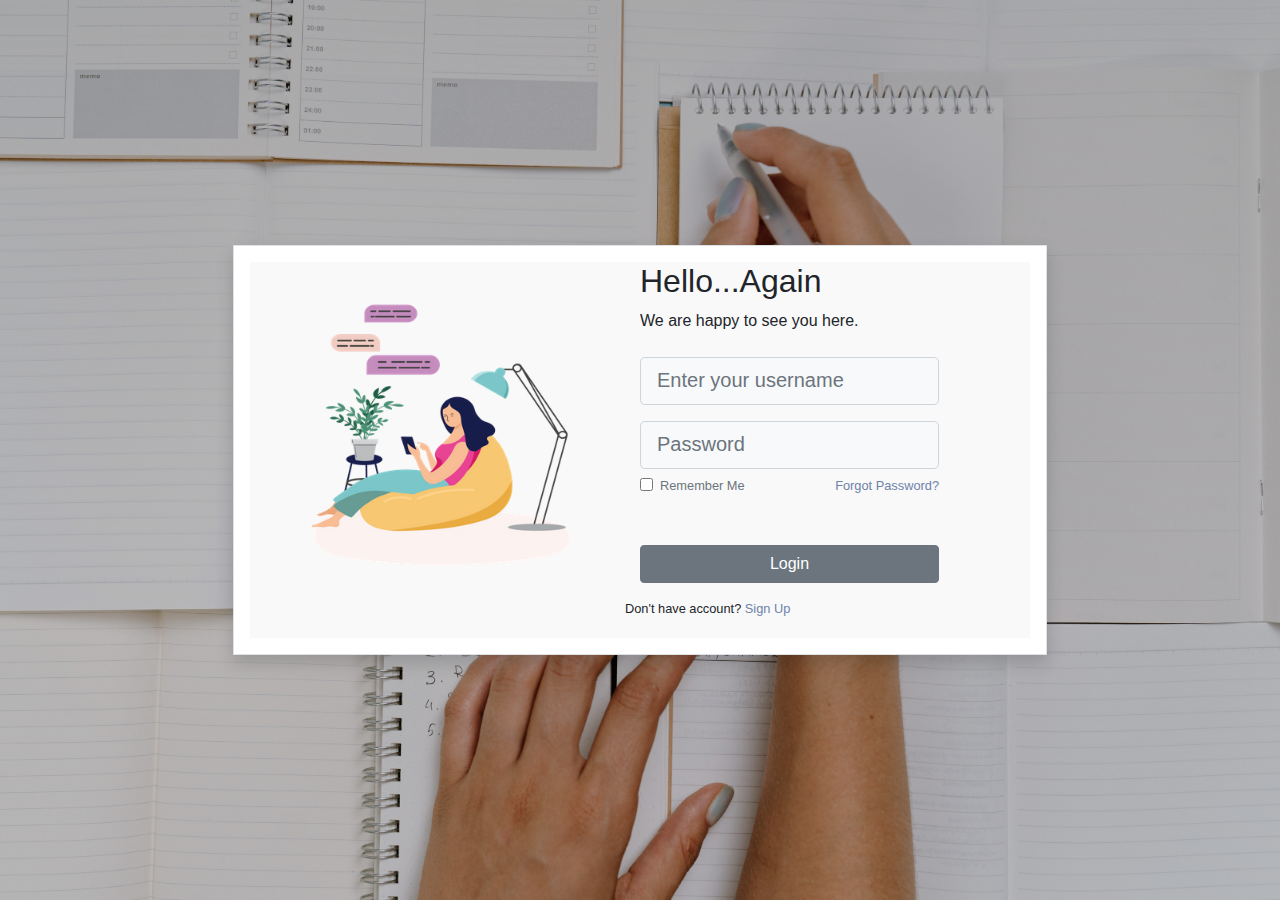
<file: index.html>
<!DOCTYPE html>
<html lang="en">
<head>
    <meta charset="UTF-8">
    <meta name="viewport" content="width=device-width, initial-scale=1.0">
    <title>ToDoList App</title>
    <!-- Add Bootstrap CSS link here -->
    <link rel="stylesheet" href="https://stackpath.bootstrapcdn.com/bootstrap/4.5.2/css/bootstrap.min.css">
    
    <link rel="stylesheet" href="style.css">
    <link rel="icon" href="data:;base64,iVBORw0KGgo=">

    
</head>
<body>
    
    <!-- Login Page Begins -->
    <div class="container d-flex justify-content-center align-items-center min-vh-100" id="login-page">
        <!-- login container -->
       <div class="row border rounded-5 p-3 bg-white shadow box-area">
    
        <div class="col-md-6 rounded-4 d-flex justify-content-center align-items-center flex-column left-box" style="background: #f9f9f9;">
           <div class="featured-image mb-3">
            <img src="Images/login.png" class="img-fluid" style="width: 100%">
           </div>
           
       </div> 
    
    
        
       <div class="col-md-6 right-box " style="background-color: #f9f9f9;">
          <div class="row align-items-center">
    
    
            <form   id="login-form" >
                <div class="header-text mb-4">
                     <h2>Hello...Again</h2>
                     <p>We are happy to see you here.</p>
                </div>
    
                <div class="input-group mb-3">
                    
                    <input type="text" id="username" class="form-control form-control-lg bg-light fs-6" placeholder="Enter your username" required >
                    
                </div>
    
                <div class="input-group mb-1">
                    <input type="password" class="form-control form-control-lg bg-light fs-6" placeholder="Password" required id="password">
                </div>
                <div class="input-group mb-5 d-flex justify-content-between">
                    <div class="form-check">
                        <input type="checkbox" class="form-check-input" id="formCheck">
                        <label for="formCheck" class="form-check-label text-secondary"><small>Remember Me</small></label>
                    </div>
                    <div class="forgot">
                        <small><a href="#" style="color: #6e82ab;">Forgot Password?</a></small>
                    </div>
                </div>
                <div class="input-group mb-3">
                    <button class=" btn btn-secondary  w-100 fs-6" type="submit"  >Login</button>
                </div>
                
                <div class="row">
                    <small >Don't have account? <a href="sign up.html" style="color:#6e82ab ;">Sign Up</a></small>
                </div>
              </form>
              </div>
       </div> 
    
      </div>
    </div>

    <!-- Login page ends here -->


    <!-- Add Bootstrap JS and jQuery if needed -->
    <script src="https://code.jquery.com/jquery-3.6.0.min.js"></script>
    <script src="https://stackpath.bootstrapcdn.com/bootstrap/4.5.2/js/bootstrap.min.js"></script>

    <!-- Include your JavaScript file -->
    <script src="validation.js"></script>
   



</body>
</html>
</file>
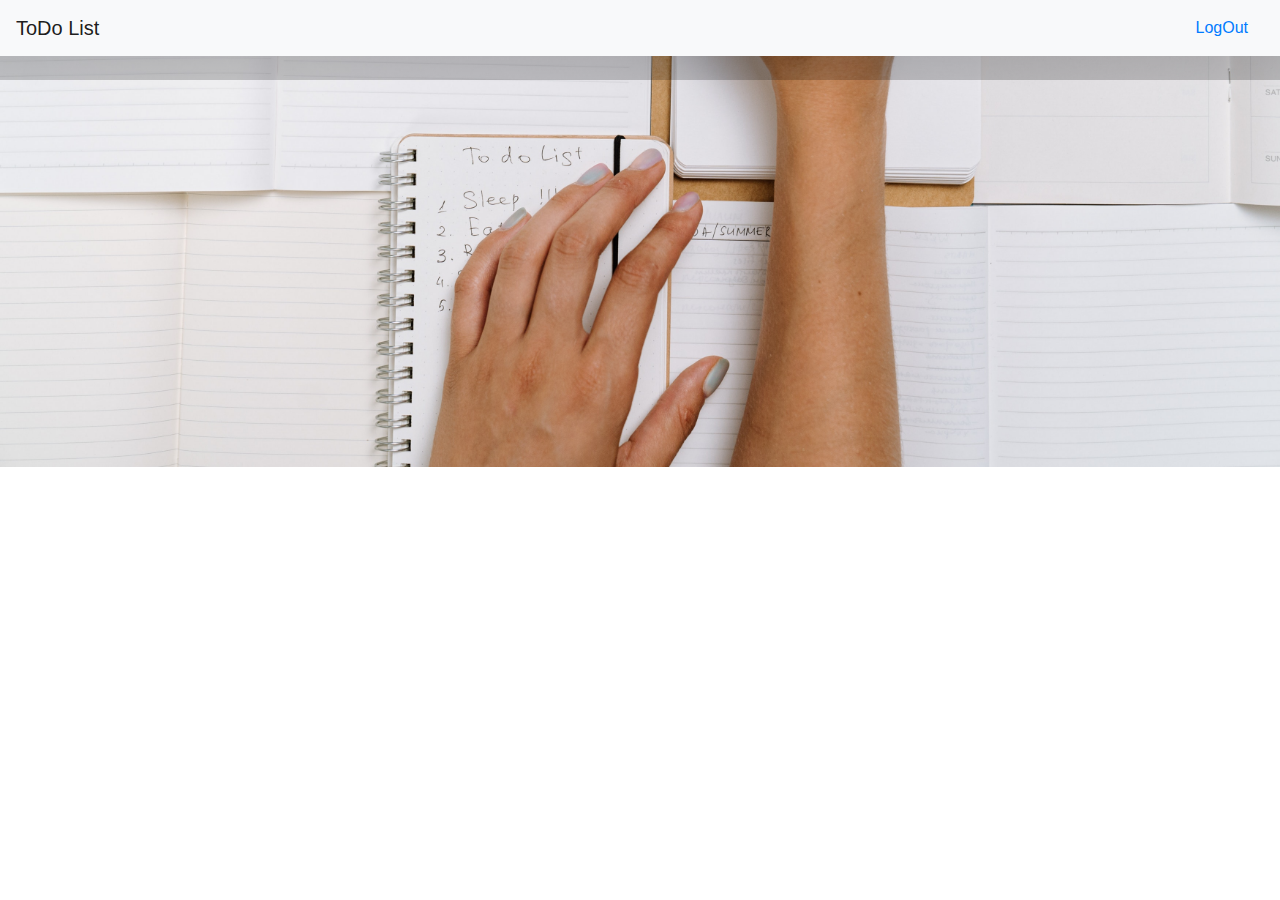
<file: main.html>
<!DOCTYPE html>
<html lang="en">
<head>
    <meta charset="UTF-8">
    <meta name="viewport" content="width=device-width, initial-scale=1.0">
    <title>ToDo List</title>
    <!-- Add Bootstrap CSS link here -->
    <link rel="stylesheet" href="https://stackpath.bootstrapcdn.com/bootstrap/4.5.2/css/bootstrap.min.css">
    <link rel="icon" href="data:;base64,iVBORw0KGgo=">
    <link rel="stylesheet" href="style.css"> <!-- Your custom styles -->

</head>
<body>

    <!-- Navbar -->
    <nav class="navbar navbar-light bg-light justify-content-between">
        <a class="navbar-brand" id="todo-link">ToDo List</a>
        <form class="form-inline">
            <a class="nav-link" href="#" id="logout-link">LogOut</a>
        </form>
    </nav>

    <!-- To-Do List Container -->
    <div class="container mt-4">
        <div id="todo-container">
            <!-- ToDo list content will be displayed here -->
        </div>
    </div>

    <!-- Add Bootstrap JS and jQuery if needed -->
    <script src="https://code.jquery.com/jquery-3.6.0.min.js"></script>
    <script src="https://stackpath.bootstrapcdn.com/bootstrap/4.5.2/js/bootstrap.min.js"></script>

    <!-- Include your JavaScript file -->
    <script src="api.js"></script>

</body>
</html>
</file>
<file: style.css>
*{
    margin: 0;
    padding: 0;
    box-sizing: border-box;
    text-decoration: none;
    list-style: none;
    scroll-behavior: smooth;
    font-family: 'Lato', sans-serif;
}

body{
    background-image: linear-gradient(rgba(0,0,0,0.3),rgba(0,0,0,0.2)), url('Images/bg.jpg');
    background-repeat: no-repeat;
    background-size: cover;
    background-position: center;
    overflow: hidden;
}



/* Optional styles for the login form */


.login-form{
    background-color: #9c9c9f;
    
    /* height: auto;
    margin: 7% auto;
    padding: 25px 10px;  */
}

.login-form button:hover{
    background-color:darkslategrey;
}

/* Responsive css */
@media screen and (max-width: 600px)
{
    .login-form{
        width: 90%;
        margin: 35% auto;
       
    } 
}

/* Optional styles for the ToDo list page */
#main-page {
    margin-top: 20px;
}
</file>
